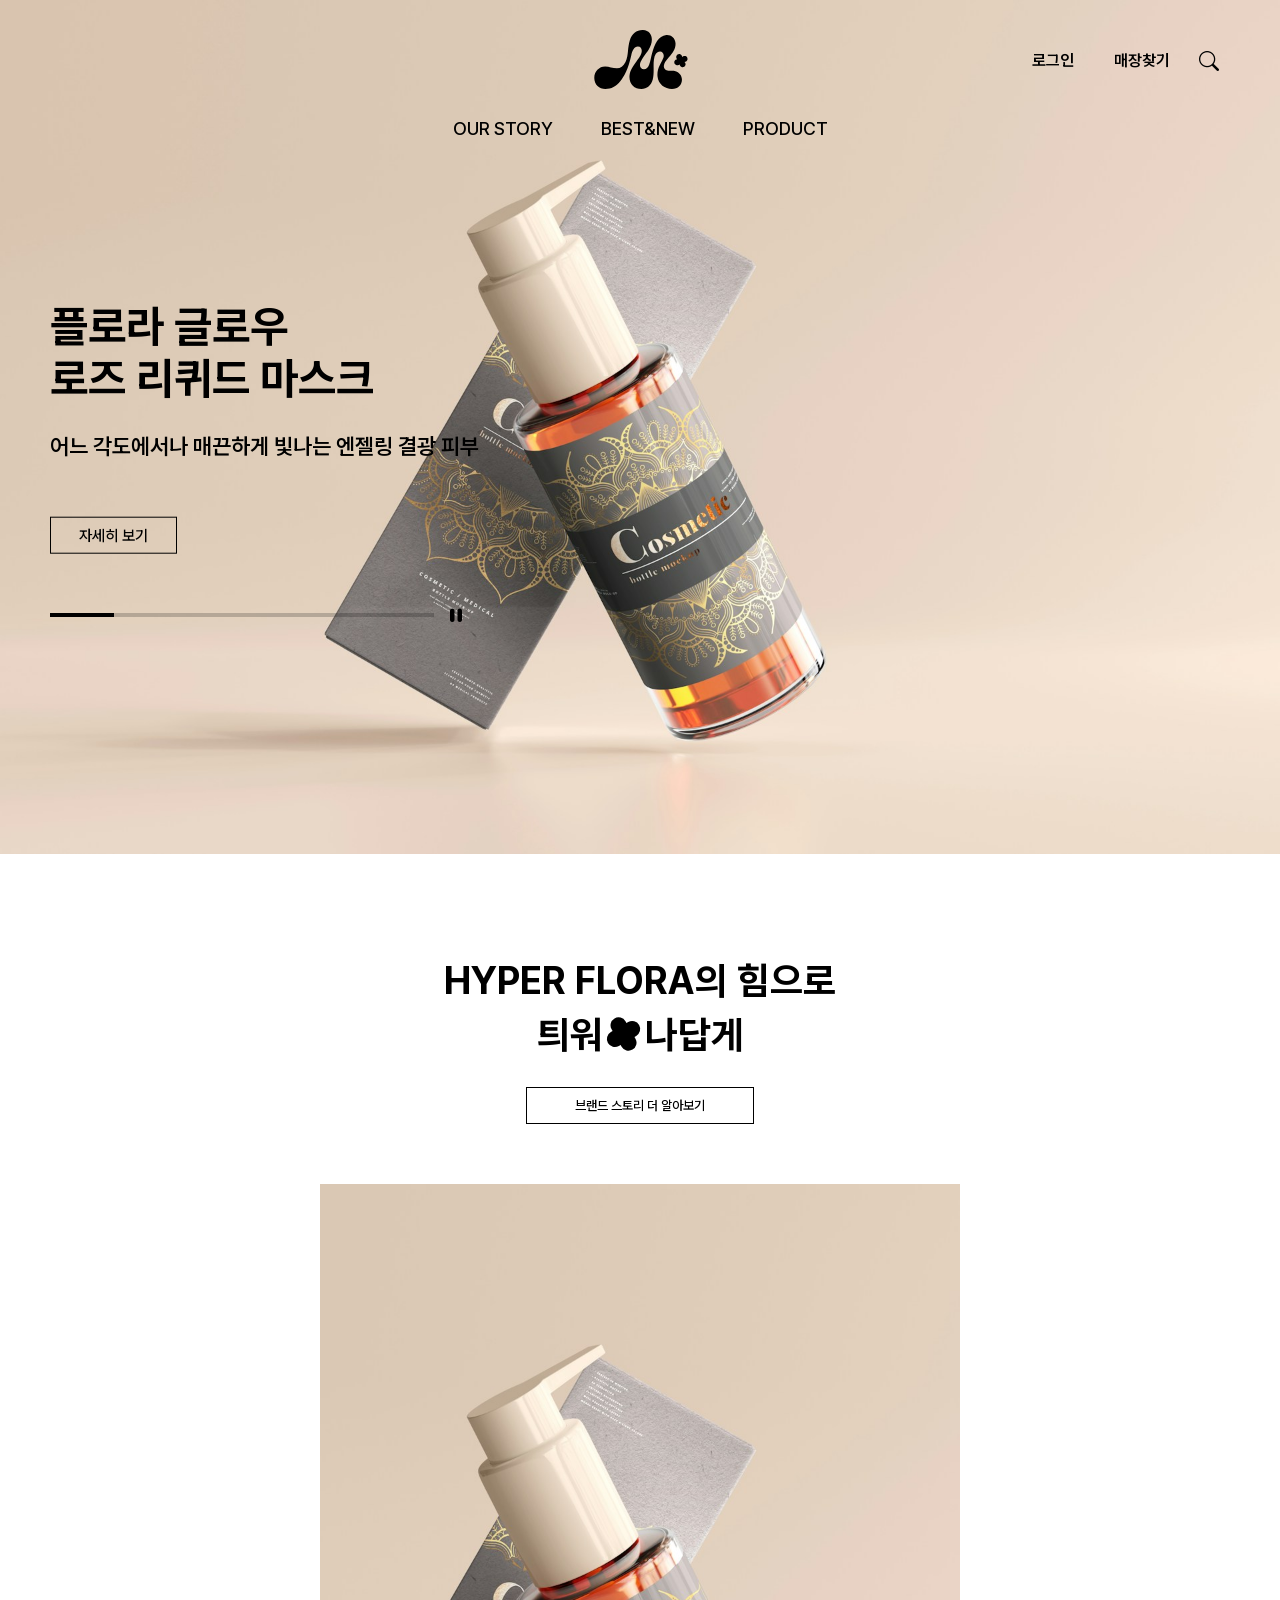
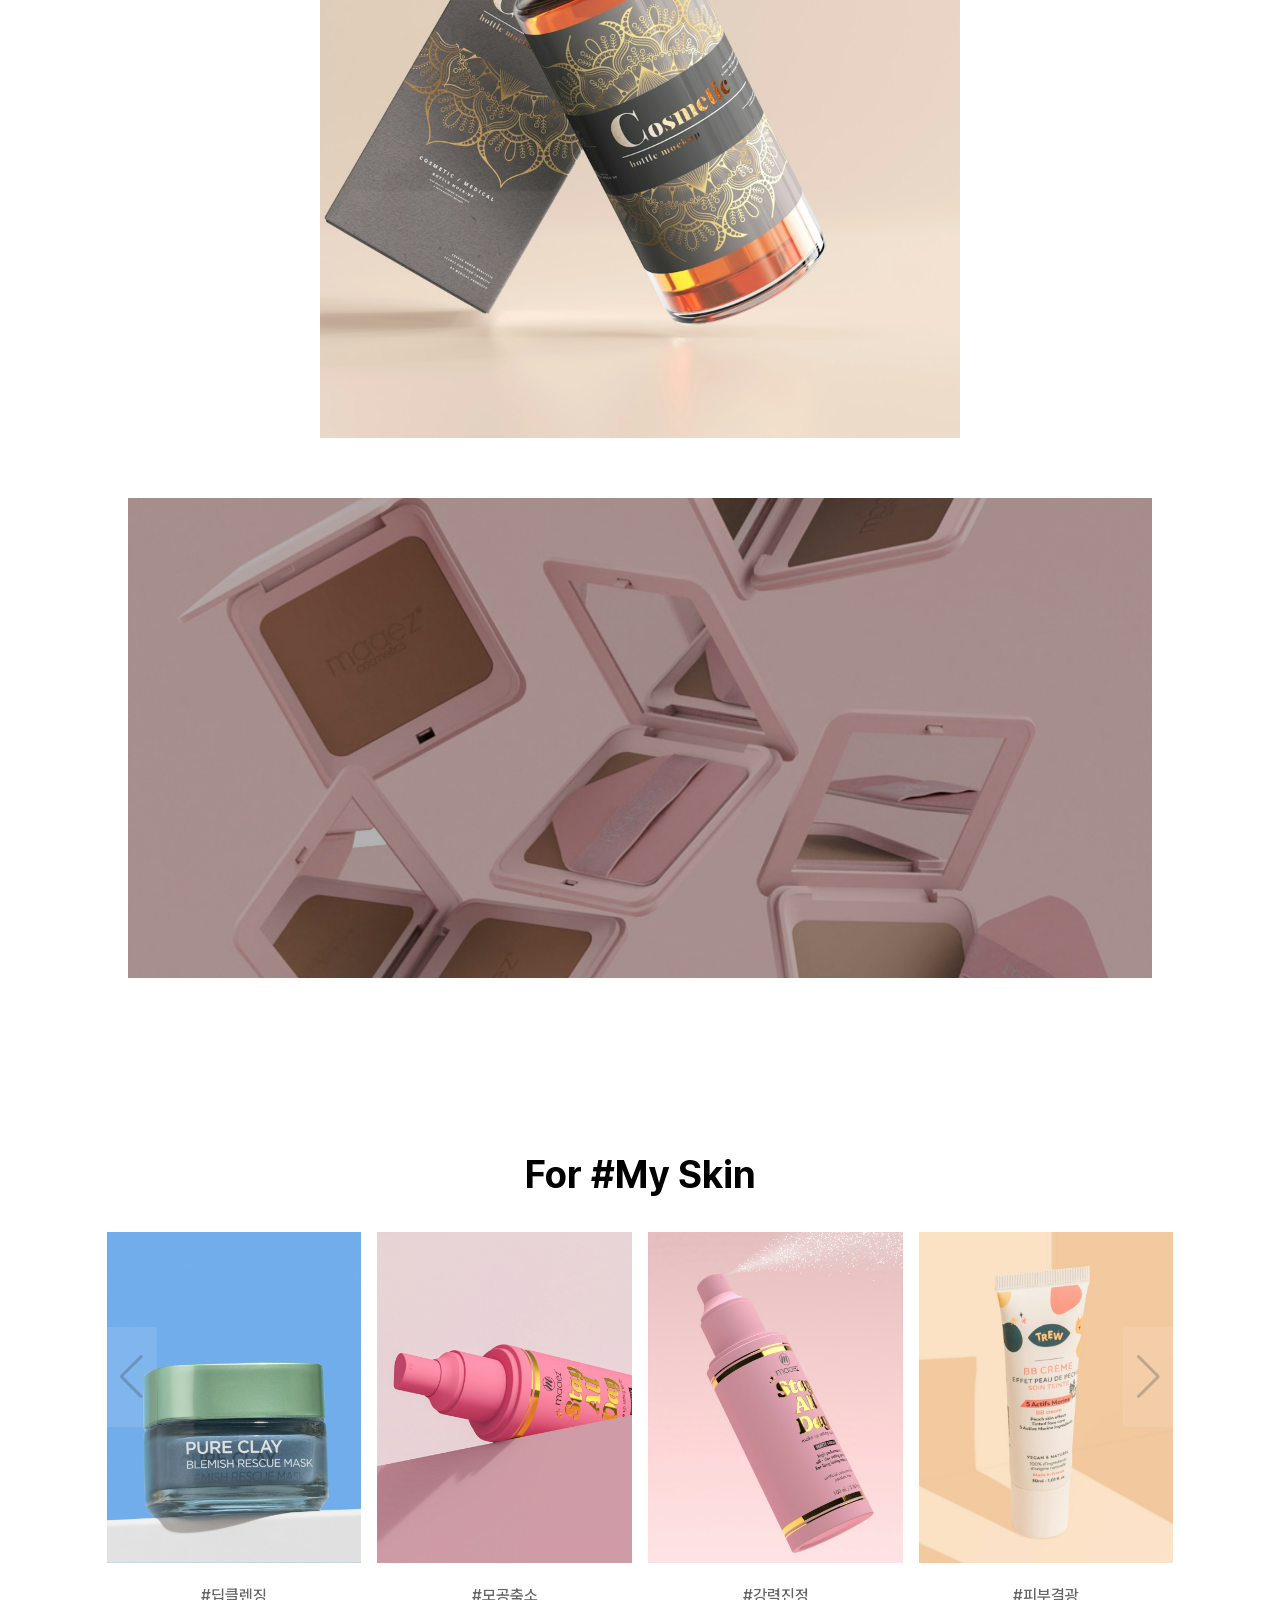
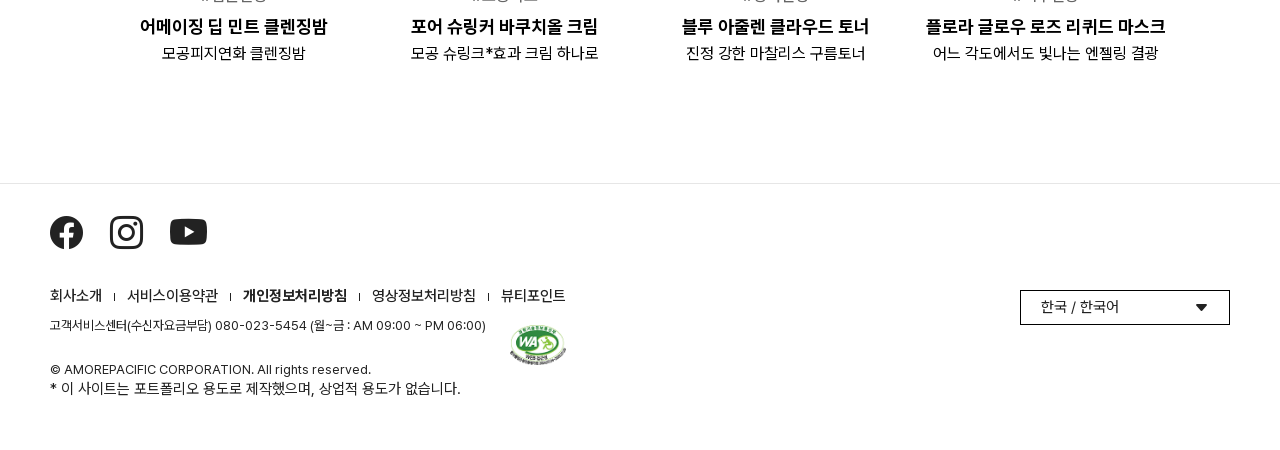
<file: 05.cloene__mamonde/html/index.html>
<!DOCTYPE html>
<html lang="ko">
<head>
    <meta charset="UTF-8">
    <meta name="viewport" content="width=device-width, initial-scale=1.0">
    <title>클론_마몽드</title>

    <!-- css -->
    <link rel="stylesheet" href="./../css/index.css">

    <!-- js -->
    <script src="https://cdn.jsdelivr.net/npm/swiper@10/swiper-bundle.min.js"></script>
    <script src="./../js/lib/gsap.min.js"></script>
    <script src="./../js/lib/ScrollTrigger.min.js"></script>
    <script src="./../js/common.js"></script>
    <script src="./../js/gsap.js"></script>
</head>
<body>
    <div id="wrap">
        <!-- header -->
        <header id="header">
            <div class="header__inner">
                <!-- 로고 -->
                <h1 class="logo"><a href="index.html"><span class="blind">MAMONDE</span></a></h1>

                <!-- util -->
                <div class="util__menu">
                    <ul class="util__menu__list">
                        <li><a href="javascript:;">로그인</a></li>
                        <li><a href="javascript:;">매장찾기</a></li>
                    </ul>
                    <button class="search__btn bi ico__search"><span class="blind">검색</span></button>
                </div>

                <!-- 메뉴 -->
                <button type="button" class="menu__btn bi ico__list"><span class="blind">메뉴</span></button>
                <div class="gnb__wrap layer__wrap">
                    <div class="gnb__wrap__inner">
                        <div class="layer__header">
                            <h1 class="nav__logo"><span class="blind">MAMONDE</span></h1>
                            <div class="right">
                                <p><a href="javascript:;" class="bi ico__person"><span class="blind">마이페이지</span></a></p>
                                <button type="button" class="bi ico__x close__btn"><span class="blind">닫기</span></button>
                            </div>
                        </div>
                        <div class="layer__container">
                            <nav>
                                <ul class="gnb">
                                    <li>
                                        <a href="javascript:;">OUR STORY <i class="ico__plus"><span class="blind">하위 메뉴 열기</span></i></a>
                                        <div class="depth02">
                                            <div class="depth02__left">
                                                <span>Mamonde</span>
                                                <ul class="depth02__list">
                                                    <li><a href="javascript:;">브랜드 스토리</a></li>
                                                    <li><a href="javascript:;">라운드</a></li>
                                                </ul>
                                            </div>
                                            <div class="depth02__right">
                                                <div class="img__link">
                                                    <a href="javascript:;">
                                                        <div class="img__wrap">
                                                            <img src="./../images/img_04.jpg" alt="Hyper Flora™으로 피어나는 나다운 아름다움" title="Hyper Flora™으로 피어나는 나다운 아름다움"/>
                                                        </div>
                                                        <p>Hyper Flora™으로 피어나는 나다운 아름다움</p>
                                                    </a>
                                                </div>
                                            </div>
                                        </div>
                                    </li>
                                    <li>
                                        <a href="javascript:;">BEST&NEW</a>
                                    </li>
                                    <li>
                                        <a href="javascript:;">PRODUCT <i class="ico__plus"><span class="blind">하위 메뉴 열기</span></i></a>
                                        <div class="depth02">
                                            <div class="depth02__left">
                                                <p class="ft--bold"><a href="javascript:;" class="bi ico__chevron-right">스킨케어 전체보기</a></p>
                                                <ul class="depth02__list">
                                                    <li>
                                                        <a href="javascript:;" class="tit">제품 유형별 <i class="ico__plus"><span class="blind">하위 메뉴 열기</span></i></a>
                                                        <div class="depth03">
                                                            <ul class="depth03__list">
                                                                <li><a href="javascript:;">스킨 / 로션</a></li>
                                                                <li><a href="javascript:;">에센스/앰플/세럼</a></li>
                                                                <li><a href="javascript:;">크림</a></li>
                                                                <li><a href="javascript:;">마스크</a></li>
                                                                <li><a href="javascript:;">클렌징</a></li>
                                                            </ul>
                                                        </div>
                                                    </li>
                                                    <li>
                                                        <a href="javascript:;" class="tit">피부 고민별 <i class="ico__plus"><span class="blind">하위 메뉴 열기</span></i></a>
                                                        <div class="depth03">
                                                            <ul class="depth03__list">
                                                                <li><a href="javascript:;">수분 / 보습</a></li>
                                                                <li><a href="javascript:;">안티에이징</a></li>
                                                                <li><a href="javascript:;">모공</a></li>
                                                                <li><a href="javascript:;">각질</a></li>
                                                            </ul>
                                                        </div>
                                                    </li>
                                                </ul>
                                            </div>
                                            <div class="depth02__right">
                                                <div class="img__link">
                                                    <a href="javascript:;">
                                                        <div class="img__wrap">
                                                            <img src="./../images/img_04.jpg" alt="더 강력해진 화잘먹 치트키를 만나보세요!" title="더 강력해진 화잘먹 치트키를 만나보세요!"/>
                                                        </div>
                                                        <p>더 강력해진 화잘먹 치트키를 만나보세요!</p>
                                                    </a>
                                                </div>
                                            </div>
                                        </div>
                                    </li>
                                </ul>
                            </nav>
                            <ul class="sns__list">
                                <li class="bi ico__facebook"><a href="javascript:;"><span class="blind">facebook</span></a></li>
                                <li class="bi ico__instagram"><a href="javascript:;"><span class="blind">instagram</span></a></li>
                                <li class="bi ico__youtube"><a href="javascript:;"><span class="blind">youtube</span></a></li>
                            </ul>
                        </div>
                        <div class="layer__footer">
                            <ul>
                                <li class="lang bi ico__chevron-down">한국/한국어</li>
                                <li class=""><a href="javascript:;">매장찾기</a></li>
                            </ul>
                            <div class="lang__select">
                                <ul>
                                    <li><a href="javascript:;" class="on"><span>한국/한국어</span></a></li>
                                    <li><a href="javascript:;"><span>International / English</span></a></li>
                                    <li><a href="javascript:;"><span>中文</span></a></li>
                                </ul>
                           </div>
                        </div>
                    </div>
                </div>

                <div class="search__wrap layer__wrap">
                    <div class="layer__inner">
                        <div class="layer__header">
                            <h1 class="nav__logo"><span class="blind">MAMONDE</span></h1>
                            <div class="right">
                                <button type="button" class="bi ico__x close__btn"><span class="blind">닫기</span></button>
                            </div>
                        </div>
                        <div class="layer__container">
                            <div class="seach__area">
                                <input type="text" id="seach" placeholder="검색어를 입력해 주세요" />
                                <label for="seach">검색</label>
                            </div>  
                            <div class="keyword__list__area">
                                <b class="tit">추천 검색어</b>
                                <ul class="keyword__list">
                                    <li>포어슈링커</li>
                                    <li>바쿠치올</li>
                                    <li>딥클렌징밤</li>
                                    <li>로즈마스크</li>
                                </ul>
                            </div>
                        </div>
                        <button type="button" class="close__btn bi ico__chevron-down">닫기</button>
                    </div>
                </div>
            </div>
        </header>

        <!-- main -->
        <main id="container">
            <!-- contents--01 -->
            <div id="contents01" class="contents contents--01">
                <!-- Swiper -->
                <div class="swiper mySwiper">
                    <div class="swiper-wrapper">
                        <div class="swiper-slide">
                            <div class="img__wrap">
                                <img src="./../images/img_07.jpg" alt="플로라 글로우 로즈 리퀴드 마스크"  title="플로라 글로우 로즈 리퀴드 마스크"/>
                            </div>
                            <div class="contents__inner">
                                <a href="javascript:;">
                                    <div class="title__wrap">
                                        <h2>플로라 글로우<br/>
                                            로즈 리퀴드 마스크</h2>
                                        <p>어느 각도에서나 매끈하게 빛나는 엔젤링 결광 피부</p>
                                        <button class="more__btn">자세히 보기</button>
                                    </div>
                                </a>
                            </div>
                        </div>
                        <div class="swiper-slide">
                            <div class="img__wrap">
                                <img src="./../images/img_08.jpg" alt="플로라 글로우 로즈 스무딩 크림"  title="플로라 글로우 로즈 스무딩 크림"/>
                            </div>
                            <div class="contents__inner">
                                <a href="javascript:;">
                                    <div class="title__wrap">
                                        <h2>플로라 글로우<br/>
                                            로즈 스무딩 크림</h2>
                                        <p>어느 각도에서나 매끈하게 빛나는 엔젤링 결광 피부</p>
                                        <button class="more__btn">자세히 보기</button>
                                    </div>
                                </a>
                            </div>
                        </div>
                        <div class="swiper-slide">
                            <div class="img__wrap">
                                <img src="./../images/img_09.jpg" alt="포어 슈링커 바쿠치올 세럼"  title="포어 슈링커 바쿠치올 세럼"/>
                            </div>
                            <div class="contents__inner">
                                <a href="javascript:;">
                                    <div class="title__wrap">
                                        <h2>포어 슈링커<br/>
                                            바쿠치올 세럼</h2>
                                        <p>어느 각도에서나 매끈하게 빛나는 엔젤링 결광 피부</p>
                                        <button class="more__btn">자세히 보기</button>
                                    </div>
                                </a>
                            </div>
                        </div>
                        <div class="swiper-slide">
                            <div class="img__wrap">
                                <img src="./../images/img_07.jpg" alt="어메이징 딥 민트 클렌징 폼"  title="어메이징 딥 민트 클렌징 폼"/>
                            </div>
                            <div class="contents__inner">
                                <a href="javascript:;">
                                    <div class="title__wrap">
                                        <h2>어메이징 딥<br/>
                                            민트 클렌징 폼</h2>
                                        <p>어느 각도에서나 매끈하게 빛나는 엔젤링 결광 피부</p>
                                        <button class="more__btn">자세히 보기</button>
                                    </div>
                                </a>
                            </div>
                        </div>
                        <div class="swiper-slide">
                            <div class="img__wrap">
                                <img src="./../images/img_08.jpg" alt="포어 슈링커 바쿠치올 패드"  title="포어 슈링커 바쿠치올 패드"/>
                            </div>
                            <div class="contents__inner">
                                <a href="javascript:;">
                                    <div class="title__wrap">
                                        <h2>포어 슈링커<br/>
                                            바쿠치올 패드</h2>
                                        <p>어느 각도에서나 매끈하게 빛나는 엔젤링 결광 피부</p>
                                        <button class="more__btn">자세히 보기</button>
                                    </div>
                                </a>
                            </div>
                        </div>
                        <div class="swiper-slide">
                            <div class="img__wrap">
                                <img src="./../images/img_09.jpg" alt="포어 슈링커 바쿠치올 패드"  title="포어 슈링커 바쿠치올 패드"/>
                            </div>
                            <div class="contents__inner">
                                <a href="javascript:;">
                                    <div class="title__wrap">
                                        <h2>포어 슈링커<br/>
                                            바쿠치올 패드</h2>
                                        <p>어느 각도에서나 매끈하게 빛나는 엔젤링 결광 피부</p>
                                        <button class="more__btn">자세히 보기</button>
                                    </div>
                                </a>
                            </div>
                        </div>
                    </div>
                    <div class="swiper-button-next con01"></div>
                    <div class="swiper-button-prev con01"></div>
                    <div class="progress-area">
                        <div class="swiper-pagination con01"></div>
                        <button type="button" class="stop__btn bi ico__pause-fill"><span class="blind">일시정지</span></button>
                    </div>
                </div>
                 

            </div>

            <!-- contents--02 -->
            <div id="contents02" class="contents contents--02">
                <div class="contents__inner">
                    <div class="title__wrap">
                        <h2>HYPER FLORA의 힘으로<br/>
                            틔워<i class="symbol"><span class="symbol__item"><span class="blind">심볼 아이콘</span></span></i>나답게
                        </h2>
                        <p class="more__btn"><a href="javascript:;">브랜드 스토리 더 알아보기</a></p>
                    </div>
                </div>
                <div class="video__wrap img__wrap">
                    <!-- * 비디오 대신 이미지로 대체하였습니다 -->
                    <img src="./../images/img_07.jpg" alt="비디오 대신 이미지로 대체하였습니다" title="비디오 대신 이미지로 대체하였습니다"/>
                </div>
            </div>

            <!-- contents--03 -->
            <div id="contents03" class="contents contents--03">
                <div class="contents__inner">
                    <a href="javascript:;">
                        <div class="title__wrap">
                            <h2>FLORA GLOW ROSE</h2>
                            <p>마몽드 수분 광 유니버스</p>
                            <button class="more__btn more__btn--white">자세히 보기</button>
                        </div>
                    </a>
                </div>
            </div>

            <!-- contents--04 -->
            <div id="contents04" class="contents contents--04">
                <div class="contents__inner">
                    <div class="title__wrap">
                        <h2>For #My Skin</h2>
                    </div>
                    <!-- Swiper -->
                    <div class="swiper-wrap">
                        <div class="swiper mySwiper">
                            <div class="swiper-wrapper">
                                <div class="swiper-slide">
                                    <a href="javascript:;">
                                        <div class="img__wrap">
                                            <img src="./../images/img_01.jpg" alt="어메이징 딥 민트 클렌징밤"  title="어메이징 딥 민트 클렌징밤"/>
                                            <img class="hover__img" src="./../images/img_10.jpg" alt="딥클렌징" title="딥클렌징"/>
                                            <span class="hashtag">딥클렌징</span>
                                        </div>
                                        <div class="tit__wrap">
                                            <span class="hashtag">딥클렌징</span>
                                            <h3 class="tit">어메이징 딥 민트 클렌징밤</h3>
                                            <p>모공피지연화 클렌징밤</p>
                                        </div>
                                    </a>
                                </div>
                                <div class="swiper-slide">
                                    <a href="javascript:;">
                                        <div class="img__wrap">
                                            <img src="./../images/img_03.jpg" alt="포어 슈링커 바쿠치올 크림"  title="포어 슈링커 바쿠치올 크림"/>
                                            <img class="hover__img" src="./../images/img_11.jpg" alt="모공축소" title="모공축소"/>
                                            <span class="hashtag">모공축소</span>
                                        </div>
                                        <div class="tit__wrap">
                                            <span class="hashtag">모공축소</span>
                                            <h3 class="tit">포어 슈링커 바쿠치올 크림</h3>
                                            <p>모공 슈링크*효과 크림 하나로</p>
                                        </div>
                                    </a>
                                </div>
                                <div class="swiper-slide">
                                    <a href="javascript:;">
                                        <div class="img__wrap">
                                            <img src="./../images/img_02.jpg" alt="블루 아줄렌 클라우드 토너"  title="블루 아줄렌 클라우드 토너"/>
                                            <img class="hover__img" src="./../images/img_10.jpg" alt="강력진정" title="강력진정"/>
                                            <span class="hashtag">강력진정</span>
                                        </div>
                                        <div class="tit__wrap">
                                            <span class="hashtag">강력진정</span>
                                            <h3 class="tit">블루 아줄렌 클라우드 토너</h3>
                                            <p>진정 강한 마찰리스 구름토너</p>
                                        </div>
                                    </a>
                                </div>
                                <div class="swiper-slide">
                                    <a href="javascript:;">
                                        <div class="img__wrap">
                                            <img class="scale" src="./../images/img_04.jpg" alt="플로라 글로우 로즈 리퀴드 마스크"  title="플로라 글로우 로즈 리퀴드 마스크"/>
                                            <img class="hover__img" src="./../images/img_11.jpg" alt="피부결광" title="피부결광"/>
                                            <span class="hashtag">피부결광</span>
                                        </div>
                                        <div class="tit__wrap">
                                            <span class="hashtag">피부결광</span>
                                            <h3 class="tit">플로라 글로우 로즈 리퀴드 마스크</h3>
                                            <p>어느 각도에서도 빛나는 엔젤링 결광</p>
                                        </div>
                                    </a>
                                </div>
                            </div>
                        </div>
                        <div class="swiper-button-next con04"></div>
                        <div class="swiper-button-prev con04"></div>
                    </div>
                </div>
            </div>
        </main>

        <!-- footer -->
        <footer id="footer">
            <button type="button" class="bi ico__chevron-down footer__btn">© AMOREPACIFIC. All Rights Reserved.</button>
            <div class="footer__inner">
                <div class="footer__left">
                    <ul class="sns__list">
                        <li><a href="javascript:;" class="bi ico__facebook"><span class="blind">facebook</span></a></li>
                        <li><a href="javascript:;" class="bi ico__instagram"><span class="blind">instagram</span></a></li>
                        <li><a href="javascript:;" class="bi ico__youtube"><span class="blind">youtube</span></a></li>
                    </ul>
                    <ul class="footer__menu__list">
                        <li><a href="javascript:;">회사소개</a></li>
                        <li><a href="javascript:;">서비스이용약관</a></li>
                        <li><a href="javascript:;" class="ft--bold">개인정보처리방침</a></li>
                        <li><a href="javascript:;">영상정보처리방침</a></li>
                        <li><a href="javascript:;">뷰티포인트</a></li>
                    </ul>
                    <div class="servic__center__wrap">
                        <p class="servic__center">고객서비스센터(수신자요금부담) <a href="tel:080-023-5454">080-023-5454</a> <span>(월~금 : AM 09:00 ~ PM 06:00)</span></p>
                        <div class="mark">
                            <img src="./../images/common/wa_mark.png" alt="웹접근성 인증마크" title="웹접근성 인증마크"/>
                        </div>
                    </div>
                    <p class="copyright">© AMOREPACIFIC CORPORATION. All rights reserved.</p>
                    <p>* 이 사이트는 포트폴리오 용도로 제작했으며, 상업적 용도가 없습니다.</p>
                </div>
                <div class="lang__selet__wrap">
                    <button type="button" class="bi ico__caret-down-fill lang__btn">한국 / 한국어</button>
                    <div class="lang__selet">
                        <ul class="lang__selet__list">
                            <li><a href="javascript:;">한국 / 한국어</a></li>
                            <li><a href="javascript:;">International / English</a></li>
                            <li><a href="javascript:;">中文</a></li>
                        </ul>
                    </div>
                </div>
            </div>
        </footer>
    </div>

   
    <script>
        

        // contents--01 swiper
        var con01swiper = new Swiper(".contents--01 .mySwiper", {
            slidesPerView:1,
            spaceBetween: 0,
            parallax: true, 
            loop:true,
            speed:1500,
            watchOverflow: true,
            grabCursor: true,
            allowTouchMove : true,
            autoplay:{
                delay:8000,
            },
            navigation: {
                nextEl: ".con01.swiper-button-next",
                prevEl: ".con01.swiper-button-prev",
            },
            pagination: {
                el: ".con01.swiper-pagination",
                clickable: true,
            },
            on:{
                init:(self)=>{
                    self.el.querySelectorAll('.swiper-slide .img__wrap').forEach(slide => {
                        slide.setAttribute('data-swiper-parallax', '50%');
                    });
                },
            },
        });

        // swiper 정지/재생
        document.querySelector(".contents--01 .stop__btn").addEventListener("click",swiperStop);
        function swiperStop(btn){
            const isBtn = btn.target;
            const isStart = isBtn.classList.contains("start__btn"); // 정지 상태인지 확인
            const swiper = isBtn.closest(".swiper").swiper; // 대상 swiper

            if(!isStart){ // 정지
                isBtn.classList.add("start__btn"); 
                swiper.autoplay.stop();
                isBtn.querySelector(".blind").innerText = "재생";
            }else{ // 재생
                isBtn.classList.remove("start__btn");
                swiper.autoplay.start();
                isBtn.querySelector(".blind").innerText = "일시정지";
            }
            
        };

        // contents--04 swiper
        let con04swiper = undefined;
        var isCon04swiper = (isTablet) => {
            if(!isTablet && con04swiper == undefined){
                con04swiper = new Swiper(".contents--04 .mySwiper", {
                    slidesPerView: 4,
                    spaceBetween: 16,
                    watchOverflow: true,
                    navigation: {
                        nextEl: ".con04.swiper-button-next",
                        prevEl: ".con04.swiper-button-prev",
                    },
                });
            }else if(isTablet && con04swiper != undefined){
                con04swiper.destroy();
                con04swiper = undefined;
            }
        };
        
        // 리사이즈 이벤트
        window.addEventListener("resize",resizeEvents);
        function resizeEvents(){
            const wW = window.innerWidth;
            const tablet = 1023;
            const isTablet = wW <= tablet;

            isCon04swiper(isTablet);
            
        }resizeEvents();
    </script>
</body>
</html>
</file>
<file: 05.cloene__mamonde/css/index.css>
@charset "utf-8";

/* layer */
@layer variable, reset, font, common, layout, style;

/* cdn */
@import url("https://cdn.jsdelivr.net/npm/bootstrap-icons@1.11.3/font/bootstrap-icons.min.css");
@import url("https://cdn.jsdelivr.net/npm/swiper@11/swiper-bundle.min.css");

/* css */
@import url("reset.css") layer(reset);
@import url("variable.css") layer(variable);
@import url("common.css") layer(common);
@import url("layout.css") layer(layout);
@import url("style.css") layer(style);
</file>
